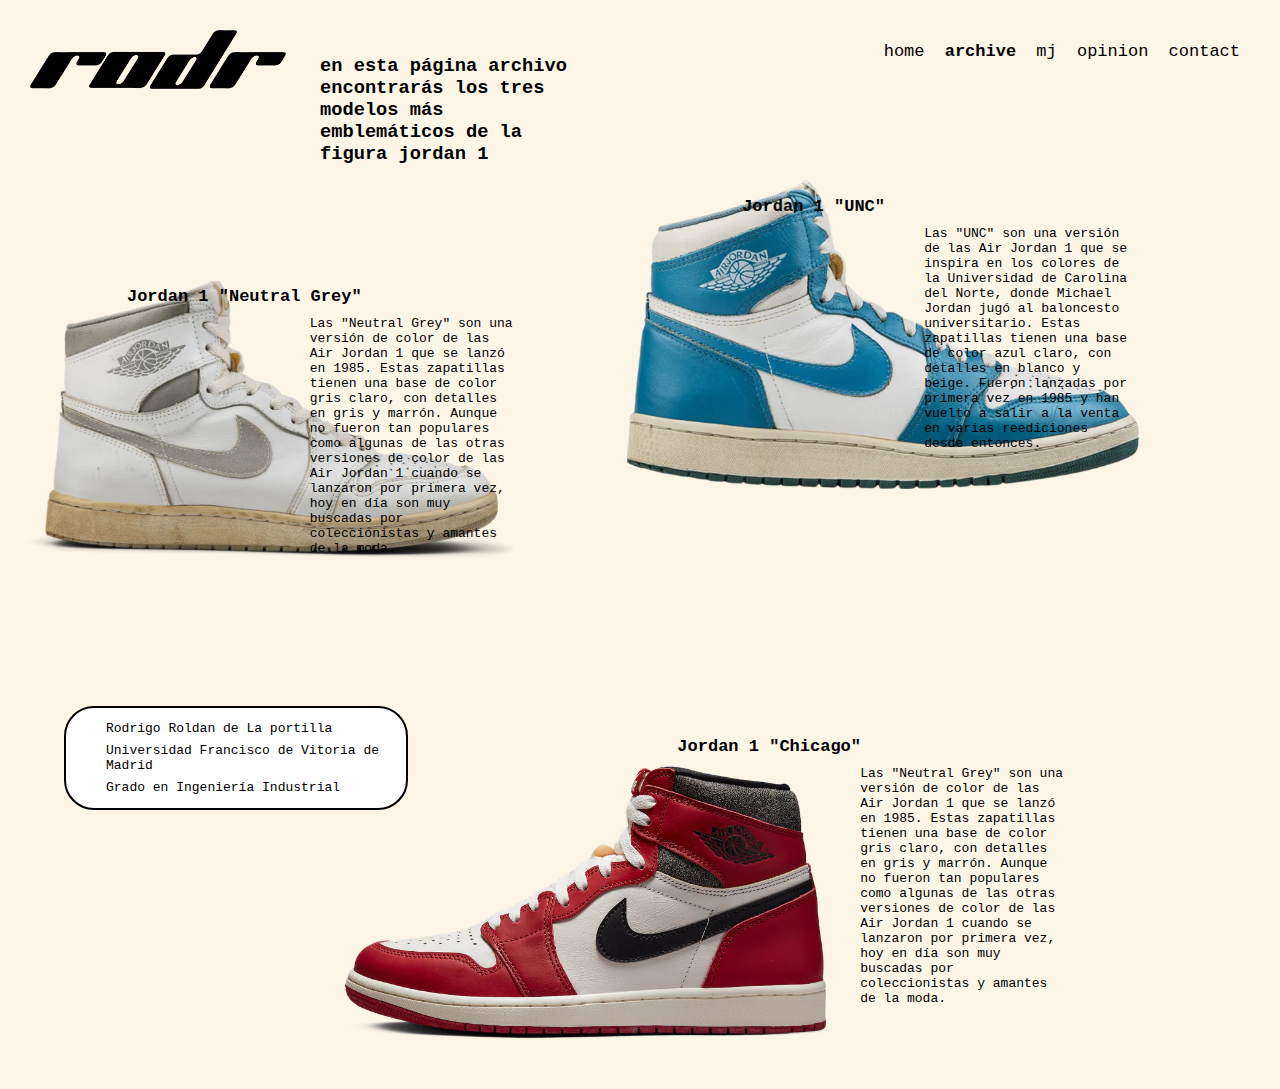
<file: archive.html>
<!DOCTYPE html>
<html lang="en">
  <head>
    <meta charset="UTF-8" />
    <meta http-equiv="X-UA-Compatible" content="IE=edge" />
    <meta name="viewport" content="width=device-width, initial-scale=1.0" />
    <title>rr</title>

    <link rel="stylesheet" href="style/archive-style.css" />
  </head>

  <body>
    <div id="index-logo">
      <img src="media/asset1.png" alt="logo pagina web" />
    </div>

    <nav>
      <ul id="nav-bar-ul">
        <li id="nav-bar-li"><a href="index.html">home</a></li>
        <li id="nav-bar-li"><a class="selected" href="#">archive</a></li>
        <li id="nav-bar-li">
          <a href="mj.html">mj</a>
          <ul id="nav-bar-ul-drop-down">
            <li id="nav-bar-li-drop-down">
              <a href="mjnba.html">during nba</a>
            </li>
            <li id="nav-bar-li-drop-down">
              <a href="mjbusiness.html">after nba</a>
            </li>
          </ul>
        </li>
        <li id="nav-bar-li"><a href="favourite.html">opinion</a></li>
        <li id="nav-bar-li"><a href="contact.html">contact</a></li>
      </ul>
    </nav>

    <div id="introduction">
      <h3>
        en esta página archivo encontrarás los tres modelos más emblemáticos de
        la figura jordan 1
      </h3>
    </div>

    <div class="pair-text" id="pair1">
      <img class="pair-img" src="media/pair1.webp" alt="" />
      <p class="pair-text-header">Jordan 1 "Neutral Grey"</p>
      <p class="pair-text">
        Las "Neutral Grey" son una versión de color de las Air Jordan 1 que se
        lanzó en 1985. Estas zapatillas tienen una base de color gris claro, con
        detalles en gris y marrón. Aunque no fueron tan populares como algunas
        de las otras versiones de color de las Air Jordan 1 cuando se lanzaron
        por primera vez, hoy en día son muy buscadas por coleccionistas y
        amantes de la moda.
      </p>
    </div>
    <div class="pair-text" id="pair2">
      <img class="pair-img" src="media/pair2.webp" alt="" />
      <p class="pair-text-header">Jordan 1 "Chicago"</p>
      <p class="pair-text">
        Las "Neutral Grey" son una versión de color de las Air Jordan 1 que se
        lanzó en 1985. Estas zapatillas tienen una base de color gris claro, con
        detalles en gris y marrón. Aunque no fueron tan populares como algunas
        de las otras versiones de color de las Air Jordan 1 cuando se lanzaron
        por primera vez, hoy en día son muy buscadas por coleccionistas y
        amantes de la moda.
      </p>
    </div>
    <div class="pair-text" id="pair3">
      <img class="pair-img" src="media/pair3.webp" alt="" />
      <p class="pair-text-header">Jordan 1 "UNC"</p>
      <p class="pair-text">
        Las "UNC" son una versión de las Air Jordan 1 que se inspira en los
        colores de la Universidad de Carolina del Norte, donde Michael Jordan
        jugó al baloncesto universitario. Estas zapatillas tienen una base de
        color azul claro, con detalles en blanco y beige. Fueron lanzadas por
        primera vez en 1985 y han vuelto a salir a la venta en varias
        reediciones desde entonces.
      </p>
    </div>

    <div id="info">
      <ul>
        <li>Rodrigo Roldan de La portilla</li>
        <li>Universidad Francisco de Vitoria de Madrid</li>
        <li>Grado en Ingeniería Industrial</li>
      </ul>
    </div>
  </body>
</html>
</file>
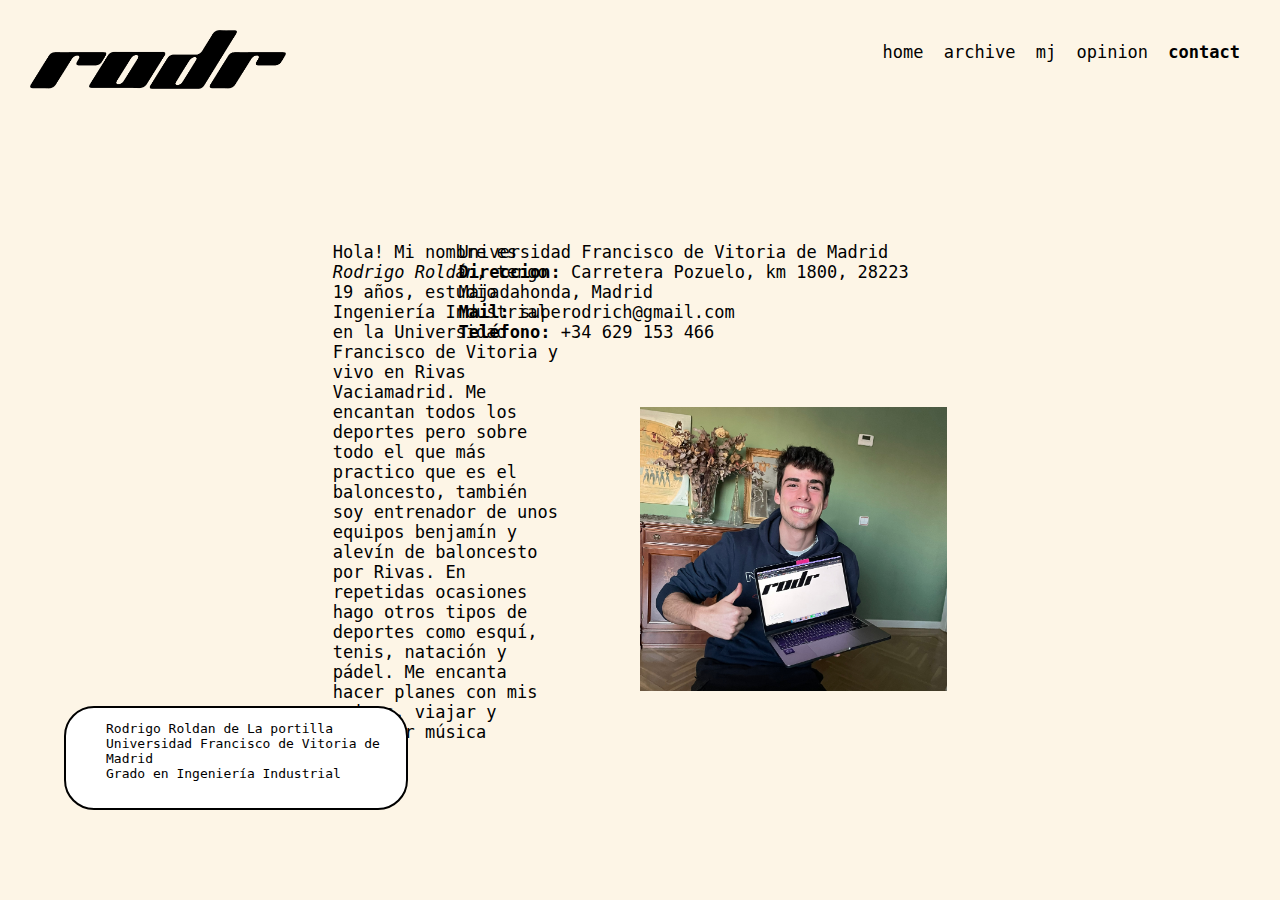
<file: contact.html>
<!DOCTYPE html>
<html lang="en">
  <head>
    <meta charset="UTF-8" />
    <meta http-equiv="X-UA-Compatible" content="IE=edge" />
    <meta name="viewport" content="width=device-width, initial-scale=1.0" />
    <title>rr</title>

    <link rel="stylesheet" href="style/contact-style.css" />
  </head>

  <body>
    <div id="index-logo">
      <img src="media/asset1.png" alt="logo pagina web" />
    </div>

    <nav>
      <ul id="nav-bar-ul">
        <li id="nav-bar-li"><a href="index.html">home</a></li>
        <li id="nav-bar-li"><a href="archive.html">archive</a></li>
        <li id="nav-bar-li">
          <a href="mj.html">mj</a>
          <ul id="nav-bar-ul-drop-down">
            <li id="nav-bar-li-drop-down">
              <a href="mjnba.html">during nba</a>
            </li>
            <li id="nav-bar-li-drop-down">
              <a href="mjbusiness.html">after nba</a>
            </li>
          </ul>
        </li>
        <li id="nav-bar-li"><a href="favourite.html">opinion</a></li>
        <li id="nav-bar-li"><a class="selected" href="#">contact</a></li>
      </ul>
    </nav>

    <div id="contact-text">
      <div id="about">
        <p>
          Hola! Mi nombre es <em>Rodrigo Roldán</em>, tengo 19 años, estudio
          Ingeniería Industrial en la Universidad Francisco de Vitoria y vivo en
          Rivas Vaciamadrid. Me encantan todos los deportes pero sobre todo el
          que más practico que es el baloncesto, también soy entrenador de unos
          equipos benjamín y alevín de baloncesto por Rivas. En repetidas
          ocasiones hago otros tipos de deportes como esquí, tenis, natación y
          pádel. Me encanta hacer planes con mis amigos, viajar y escuchar
          música
        </p>
      </div>
      <div id="contact-info">
        <p>
          Universidad Francisco de Vitoria de Madrid<br />
          <strong>Direccion:</strong> Carretera Pozuelo, km 1800, 28223
          <br />Majadahonda, Madrid<br />
          <strong>Mail:</strong> superodrich@gmail.com<br />
          <strong>Teléfono:</strong> +34 629 153 466<br />
        </p>
      </div>

      <img id="me" src="media/asset13.jpeg" alt="" />
    </div>

    <div id="info">
      <ul>
        <li>Rodrigo Roldan de La portilla</li>
        <li>Universidad Francisco de Vitoria de Madrid</li>
        <li>Grado en Ingeniería Industrial</li>
      </ul>
    </div>
  </body>
</html>
</file>
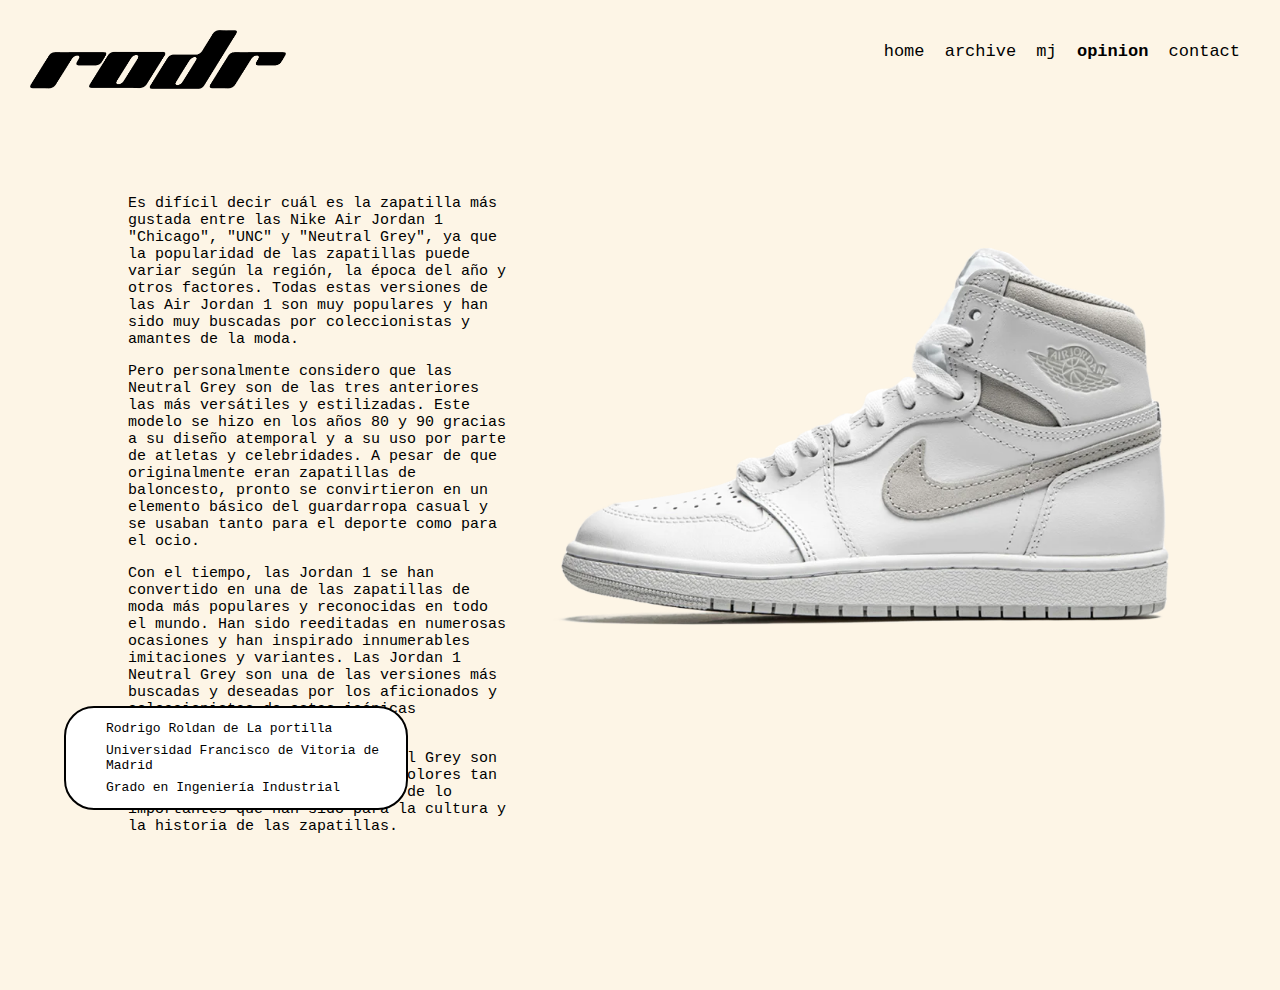
<file: favourite.html>
<!DOCTYPE html>
<html lang="en">
  <head>
    <meta charset="UTF-8" />
    <meta http-equiv="X-UA-Compatible" content="IE=edge" />
    <meta name="viewport" content="width=device-width, initial-scale=1.0" />
    <title>rr</title>

    <link rel="stylesheet" href="style/favourite-style.css" />
  </head>

  <body>
    <div id="index-logo">
      <img src="media/asset1.png" alt="logo pagina web" />
    </div>

    <nav>
      <ul id="nav-bar-ul">
        <li id="nav-bar-li"><a href="index.html">home</a></li>
        <li id="nav-bar-li"><a href="archive.html">archive</a></li>
        <li id="nav-bar-li">
          <a href="mj.html">mj</a>
          <ul id="nav-bar-ul-drop-down">
            <li id="nav-bar-li-drop-down">
              <a href="mjnba.html">during nba</a>
            </li>
            <li id="nav-bar-li-drop-down">
              <a href="mjbusiness.html">after nba</a>
            </li>
          </ul>
        </li>
        <li id="nav-bar-li"><a class="selected" href="#">opinion</a></li>
        <li id="nav-bar-li"><a href="contact.html">contact</a></li>
      </ul>
    </nav>

    <div id="text">
      <div id="initial-text">
        <p>
          Es difícil decir cuál es la zapatilla más gustada entre las Nike Air
          Jordan 1 "Chicago", "UNC" y "Neutral Grey", ya que la popularidad de
          las zapatillas puede variar según la región, la época del año y otros
          factores. Todas estas versiones de las Air Jordan 1 son muy populares
          y han sido muy buscadas por coleccionistas y amantes de la moda.
        </p>

        <p>
          Pero personalmente considero que las Neutral Grey son de las tres
          anteriores las más versátiles y estilizadas. Este modelo se hizo en
          los años 80 y 90 gracias a su diseño atemporal y a su uso por parte de
          atletas y celebridades. A pesar de que originalmente eran zapatillas
          de baloncesto, pronto se convirtieron en un elemento básico del
          guardarropa casual y se usaban tanto para el deporte como para el
          ocio.
        </p>
        <p>
          Con el tiempo, las Jordan 1 se han convertido en una de las zapatillas
          de moda más populares y reconocidas en todo el mundo. Han sido
          reeditadas en numerosas ocasiones y han inspirado innumerables
          imitaciones y variantes. Las Jordan 1 Neutral Grey son una de las
          versiones más buscadas y deseadas por los aficionados y coleccionistas
          de estas icónicas zapatillas.
        </p>
        <p>
          En resumen, las jordan 1 Neutral Grey son las que más me gustan por
          sus colores tan convinables y sencillos además de lo importantes que
          han sido para la cultura y la historia de las zapatillas.
        </p>
      </div>
    </div>

    <div id="imgs">
      <img id="img1" src="media/favpair2.webp" alt="" />
    </div>
    <div id="info">
      <ul>
        <li>Rodrigo Roldan de La portilla</li>
        <li>Universidad Francisco de Vitoria de Madrid</li>
        <li>Grado en Ingeniería Industrial</li>
      </ul>
    </div>
  </body>
</html>
</file>
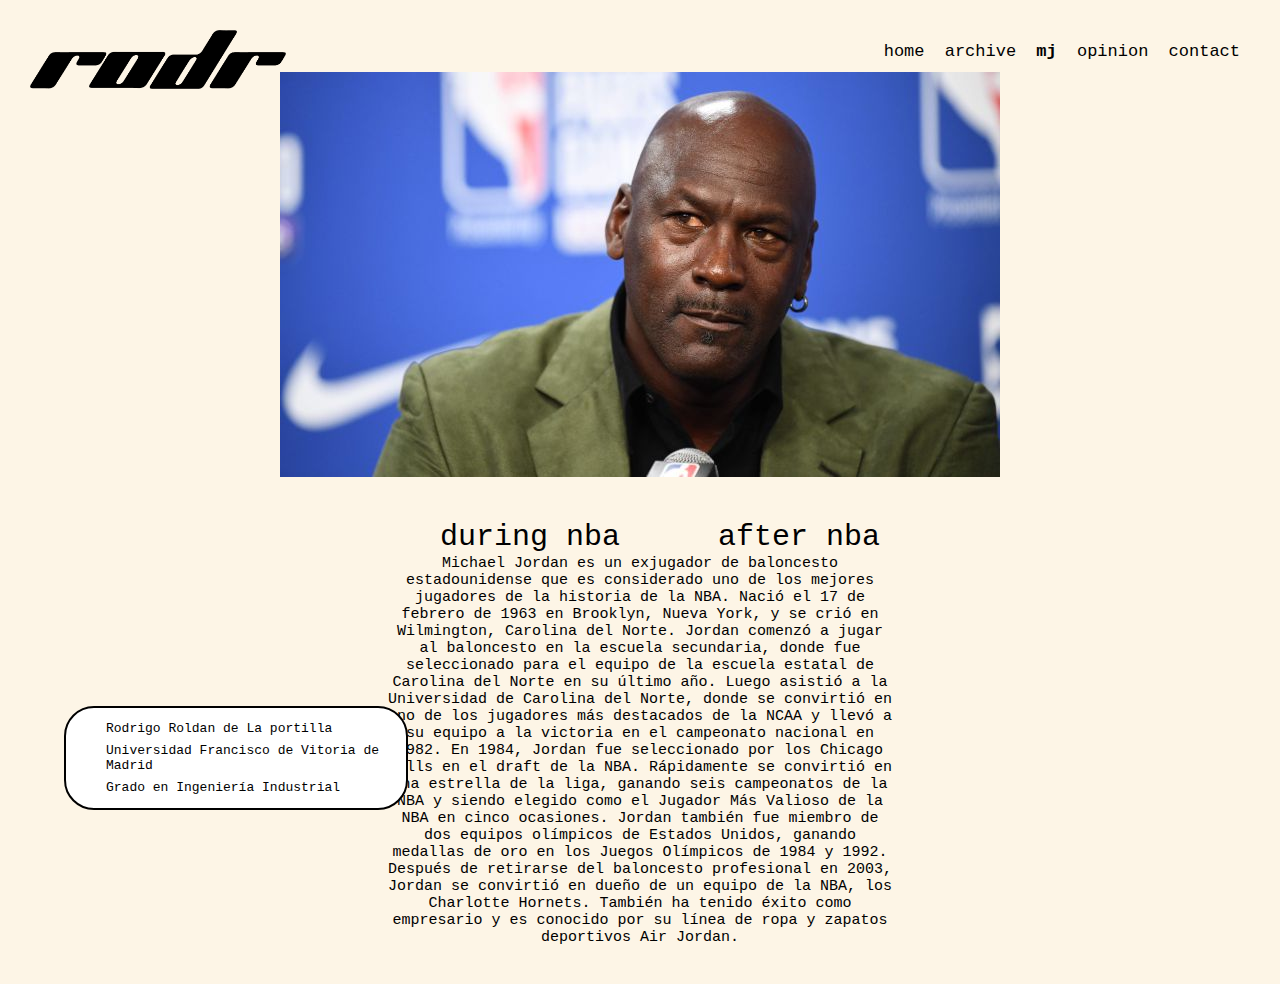
<file: mj.html>
<!DOCTYPE html>
<html lang="en">
  <head>
    <meta charset="UTF-8" />
    <meta http-equiv="X-UA-Compatible" content="IE=edge" />
    <meta name="viewport" content="width=device-width, initial-scale=1.0" />
    <title>rr</title>

    <link rel="stylesheet" href="style/mj-style.css" />
  </head>

  <body>
    <div id="index-logo">
      <img src="media/asset1.png" alt="logo pagina web" />
    </div>

    <nav>
      <ul id="nav-bar-ul">
        <li id="nav-bar-li"><a href="index.html">home</a></li>
        <li id="nav-bar-li"><a href="archive.html">archive</a></li>
        <li id="nav-bar-li">
          <a class="selected" href="#">mj</a>
          <ul id="nav-bar-ul-drop-down">
            <li id="nav-bar-li-drop-down">
              <a href="mjnba.html">during nba</a>
            </li>
            <li id="nav-bar-li-drop-down">
              <a href="mjbusiness.html">after nba</a>
            </li>
          </ul>
        </li>
        <li id="nav-bar-li"><a href="favourite.html">opinion</a></li>
        <li id="nav-bar-li"><a href="contact.html">contact</a></li>
      </ul>
    </nav>

    <div id="wallpaper-img">
      <img src="media/asset10.jpeg" alt="" />
    </div>

    <div id="mj-introduction">
      <p>
        Michael Jordan es un exjugador de baloncesto estadounidense que es
        considerado uno de los mejores jugadores de la historia de la NBA. Nació
        el 17 de febrero de 1963 en Brooklyn, Nueva York, y se crió en
        Wilmington, Carolina del Norte. Jordan comenzó a jugar al baloncesto en
        la escuela secundaria, donde fue seleccionado para el equipo de la
        escuela estatal de Carolina del Norte en su último año. Luego asistió a
        la Universidad de Carolina del Norte, donde se convirtió en uno de los
        jugadores más destacados de la NCAA y llevó a su equipo a la victoria en
        el campeonato nacional en 1982. En 1984, Jordan fue seleccionado por los
        Chicago Bulls en el draft de la NBA. Rápidamente se convirtió en una
        estrella de la liga, ganando seis campeonatos de la NBA y siendo elegido
        como el Jugador Más Valioso de la NBA en cinco ocasiones. Jordan también
        fue miembro de dos equipos olímpicos de Estados Unidos, ganando medallas
        de oro en los Juegos Olímpicos de 1984 y 1992. Después de retirarse del
        baloncesto profesional en 2003, Jordan se convirtió en dueño de un
        equipo de la NBA, los Charlotte Hornets. También ha tenido éxito como
        empresario y es conocido por su línea de ropa y zapatos deportivos Air
        Jordan.
      </p>
    </div>

    <nav id="mj-nav">
      <ul id="mj-nav-bar-ul">
        <li id="mj-nav-bar-li">
          <a class="mj-nav" href="mjnba.html">during nba</a>
        </li>
        <li id="mj-nav-bar-li">
          <a class="mj-nav" href="mjbusiness.html">after nba</a>
        </li>
      </ul>
    </nav>
    <div id="info">
      <ul>
        <li>Rodrigo Roldan de La portilla</li>
        <li>Universidad Francisco de Vitoria de Madrid</li>
        <li>Grado en Ingeniería Industrial</li>
      </ul>
    </div>
  </body>
</html>
</file>
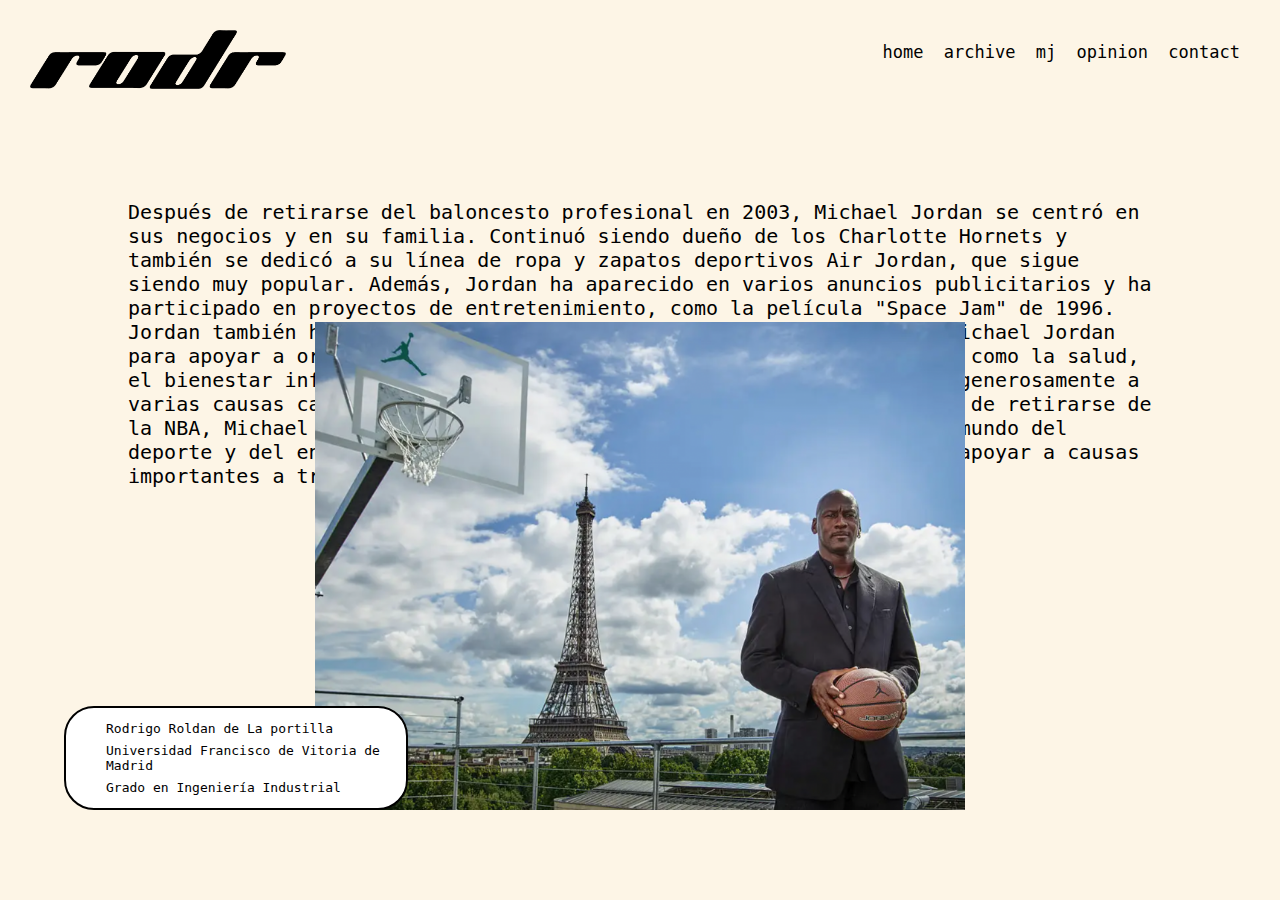
<file: mjbusiness.html>
<!DOCTYPE html>
<html lang="en">
  <head>
    <meta charset="UTF-8" />
    <meta http-equiv="X-UA-Compatible" content="IE=edge" />
    <meta name="viewport" content="width=device-width, initial-scale=1.0" />
    <title>rr</title>
    <link rel="stylesheet" href="style/mj-buss-style.css" />
  </head>
  <body>
    <div id="index-logo">
      <img src="media/asset1.png" alt="logo pagina web" />
    </div>

    <nav>
      <ul id="nav-bar-ul">
        <li id="nav-bar-li"><a href="index.html">home</a></li>
        <li id="nav-bar-li"><a href="archive.html">archive</a></li>
        <li id="nav-bar-li">
          <a href="mj.html">mj</a>
          <ul id="nav-bar-ul-drop-down">
            <li id="nav-bar-li-drop-down">
              <a href="mjnba.html">during nba</a>
            </li>
            <li id="nav-bar-li-drop-down">
              <a href="mjbusiness.html">after nba</a>
            </li>
          </ul>
        </li>
        <li id="nav-bar-li"><a href="favourite.html">opinion</a></li>
        <li id="nav-bar-li"><a href="contact.html">contact</a></li>
      </ul>
    </nav>

    <div id="buss-content">
      <p>
        Después de retirarse del baloncesto profesional en 2003, Michael Jordan
        se centró en sus negocios y en su familia. Continuó siendo dueño de los
        Charlotte Hornets y también se dedicó a su línea de ropa y zapatos
        deportivos Air Jordan, que sigue siendo muy popular. Además, Jordan ha
        aparecido en varios anuncios publicitarios y ha participado en proyectos
        de entretenimiento, como la película "Space Jam" de 1996. Jordan también
        ha sido muy activo en la caridad. Fundó la Fundación Michael Jordan para
        apoyar a organizaciones sin fines de lucro que trabajan en áreas como la
        salud, el bienestar infantil y el desarrollo comunitario. Además, ha
        donado generosamente a varias causas caritativas a lo largo de los años.
        En resumen, después de retirarse de la NBA, Michael Jordan ha seguido
        siendo una figura prominente en el mundo del deporte y del
        entretenimiento, y también ha hecho un gran trabajo al apoyar a causas
        importantes a través de su fundación y donaciones personales.
      </p>
    </div>

    <div id="buss-img">
      <img src="media/asset11.png" alt="mj playing" />
    </div>

    <div id="info">
      <ul>
        <li>Rodrigo Roldan de La portilla</li>
        <li>Universidad Francisco de Vitoria de Madrid</li>
        <li>Grado en Ingeniería Industrial</li>
      </ul>
    </div>
  </body>
</html>
</file>
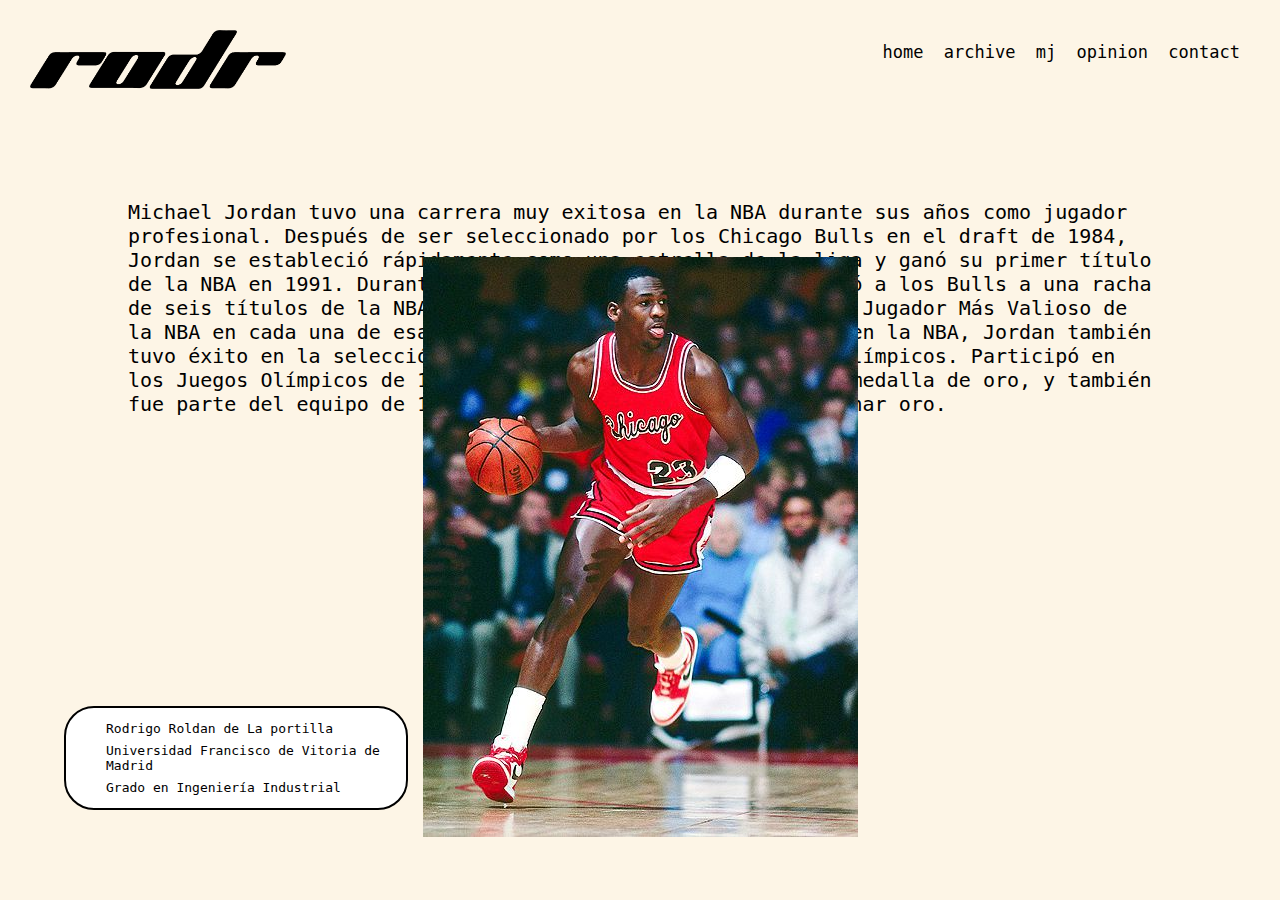
<file: mjnba.html>
<!DOCTYPE html>
<html lang="en">
  <head>
    <meta charset="UTF-8" />
    <meta http-equiv="X-UA-Compatible" content="IE=edge" />
    <meta name="viewport" content="width=device-width, initial-scale=1.0" />
    <title>rr</title>
    <link rel="stylesheet" href="style/mj-nba-style.css" />
  </head>
  <body>
    <div id="index-logo">
      <img src="media/asset1.png" alt="logo pagina web" />
    </div>

    <nav>
      <ul id="nav-bar-ul">
        <li id="nav-bar-li"><a href="index.html">home</a></li>
        <li id="nav-bar-li"><a href="archive.html">archive</a></li>
        <li id="nav-bar-li">
          <a href="mj.html">mj</a>
          <ul id="nav-bar-ul-drop-down">
            <li id="nav-bar-li-drop-down">
              <a href="mjnba.html">during nba</a>
            </li>
            <li id="nav-bar-li-drop-down">
              <a href="mjbusiness.html">after nba</a>
            </li>
          </ul>
        </li>
        <li id="nav-bar-li"><a href="favourite.html">opinion</a></li>
        <li id="nav-bar-li"><a href="contact.html">contact</a></li>
      </ul>
    </nav>
    <div id="nba-content">
      <p>
        Michael Jordan tuvo una carrera muy exitosa en la NBA durante sus años
        como jugador profesional. Después de ser seleccionado por los Chicago
        Bulls en el draft de 1984, Jordan se estableció rápidamente como una
        estrella de la liga y ganó su primer título de la NBA en 1991. Durante
        los siguientes años, Jordan lideró a los Bulls a una racha de seis
        títulos de la NBA consecutivos, ganando el premio de Jugador Más Valioso
        de la NBA en cada una de esas temporadas. Además de sus logros en la
        NBA, Jordan también tuvo éxito en la selección de Estados Unidos en los
        Juegos Olímpicos. Participó en los Juegos Olímpicos de 1984 en Los
        Ángeles, donde ganó una medalla de oro, y también fue parte del equipo
        de 1992 en Barcelona, donde volvió a ganar oro.
      </p>
    </div>

    <div id="nba-img">
      <img src="media/asset7.jpeg" alt="mj playing" />
    </div>

    <div id="info">
      <ul>
        <li>Rodrigo Roldan de La portilla</li>
        <li>Universidad Francisco de Vitoria de Madrid</li>
        <li>Grado en Ingeniería Industrial</li>
      </ul>
    </div>
  </body>
</html>
</file>
<file: style/archive-style.css>
body, html{
    padding: 0;
    margin: 0;
    font-family: monospace;
    height: 100%;
    background-color: oldlace;
    overflow-x: hidden;
}

ul{
    list-style: none;
}


#index-logo{
    width: 20%;
    float: left;
}

#index-logo img{
    margin-top: 30px;
    margin-left: 30px;
    width: 100%;
    height: auto;
}

#nav-bar-ul-drop-down{
    display: none;
    position: absolute;
    left: 38%;
    top: 90%;
}

#nav-bar-li-drop-down{
    float: none;
    margin-top: 5px;
}


#nav-bar-li:hover>#nav-bar-ul-drop-down{
    display: block;
}

#nav-bar-ul{
    list-style: none;
    position: relative;
    top: 20px;
    font-size: 17px;
    float: right;
    margin-right: 35px;
}

#nav-bar-li{
    display: inline-block;
    margin: 5px;
}



a{
    text-decoration: none;
    color: black;
}

#nav-bar-li>a.selected,a:hover {
    font-weight: bold;
    transition: .5s;
}


#wallpaper-img{
    position: absolute;
    top: 8%;
    width: 100%;
}

#wallpaper-img>img{
    margin: auto;
    display: block;
}

#mj-introduction{
    position: absolute;
    background-color: transparent;
    top: 70%;
    
    text-align: center;
    margin-left: 30%;
    margin-right: 30%;
}
#mj-instroduction p{
    
    font-size: 15px;
}

#mj-nav{
    position: absolute;
    top: 50%;
    width: 100%;
    font-size: 30px;
    display: flex;
    justify-content: center;
}


#mj-nav-bar-ul{
    list-style: none;
    
}

#mj-nav-bar-li{
    display: inline-block;
    margin: 40px;
}

#mj-nav-bar-li a{
    text-decoration: none;
    color: black;
}


.mj-nav:hover {
    background-color:indianred;
    font-weight: normal;
    transition: .5s;
}


#info{
    border-radius: 30px;
    border: 2px solid black;
    background-color: white;
    position: fixed;
    height: 100px;
    width: 340px;
    left: 5%;
    bottom: 10%;
    
    
}


#info li{
    margin-bottom: 7px;
}


#introduction{
    position: absolute;
    top: 4%;
    left: 25%;
    width: 20%;
    font-size: large;
}



.pair-text{
    background-color: transparent;
    width: 35%;
    height: 37%;
}

#pair1{
    position: absolute;
    left: 7%;
    top: 30%;
}

#pair1>.pair-text-header{
    font-size: 17px;
    font-weight: bold;
    position: absolute;
    top: 0%;
    right: 29%;
}

#pair2{
    position: absolute;
    top: 80%;
    right: 10%;
}


#pair3{
    position: absolute;
    top: 20%;
    right: 5%;
}


.pair-img{
    width: 100%;
    position: absolute;
    left: -15%
}


.pair-text{
    position: absolute;
    top: 10%;
    right: 17%;
    width: 40%;
}

.pair-text-header{
    font-size: 17px;
    font-weight: bold;
    position: absolute;
}

#pair1>.pair-text-header{
    top: 0%;
    right: 240px;
}

#pair2>.pair-text-header{
    top: 0%;
    right: 291px;
}

#pair2>.pair-img{
    width: 120%;
    position: absolute;
    left: -70%;
}

#pair3>.pair-text-header{
    top: 0%;
    right: 331px;
}
</file>
<file: style/contact-style.css>
body, html{
    padding: 0;
    margin: 0;
    font-family: monospace;
    height: 100%;
    background-color: oldlace;
    overflow-x: hidden;
}

ul{
    list-style: none;
}


#index-logo{
    width: 20%;
    float: left;
}

#index-logo img{
    margin-top: 30px;
    margin-left: 30px;
    width: 100%;
    height: auto;
}


#nav-bar-ul{
    list-style: none;
    position: relative;
    top: 20px;
    font-size: 17px;
    float: right;
    margin-right: 35px;
}

#nav-bar-li{
    display: inline-block;
    margin: 5px;
}

#nav-bar-ul-drop-down{
    display: none;
    position: absolute;
    left: 38%;
    top: 90%;
}

#nav-bar-li-drop-down{
    float: none;
    margin-top: 5px;
}


#nav-bar-li:hover>#nav-bar-ul-drop-down{
    display: block;
}

a{
    text-decoration: none;
    color: black;
}

#nav-bar-li>a.selected,a:hover {
    font-weight: bold;
    transition: .5s;
}


#wallpaper-img{
    position: absolute;
    top: 8%;
    width: 100%;
}

#wallpaper-img>img{
    margin: auto;
    display: block;
}

#mj-introduction{
    position: absolute;
    background-color: transparent;
    top: 70%;
    
    text-align: center;
    margin-left: 30%;
    margin-right: 30%;
}
#mj-instroduction p{
    
    font-size: 15px;
}

#mj-nav{
    position: absolute;
    top: 50%;
    width: 100%;
    font-size: 30px;
    display: flex;
    justify-content: center;
}


#mj-nav-bar-ul{
    list-style: none;
    
}

#mj-nav-bar-li{
    display: inline-block;
    margin: 40px;
}

#mj-nav-bar-li a{
    text-decoration: none;
    color: black;
}


.mj-nav:hover {
    background-color:indianred;
    font-weight: normal;
    transition: .5s;
}


#info{
    border-radius: 30px;
    border: 2px solid black;
    background-color: white;
    position: fixed;
    height: 100px;
    width: 340px;
    left: 5%;
    bottom: 10%;
    
    
}


#contact-text{
    position: absolute;
    top: 25%;
    width: 60%;
    height: 45%;
    margin-left: 20%;
    margin-right: 20%;
    font-size: 17px;
    
}


#about{
    position: inherit;
    left: 10%;
    width: 30%;
}

#contact-info{

    position: absolute;
    right: 15%;
}




#me{
    width: 40%;
    position: absolute;
    right: 10%;
    top: 45%;
}
</file>
<file: style/favourite-style.css>
body, html{
    padding: 0;
    margin: 0;
    font-family: monospace;
    height: 100%;
    background-color: oldlace;
    overflow-x: hidden;
}

ul{
    list-style: none;
}


#index-logo{
    width: 20%;
    float: left;
}

#index-logo img{
    margin-top: 30px;
    margin-left: 30px;
    width: 100%;
    height: auto;
}


#nav-bar-ul-drop-down{
    display: none;
    position: absolute;
    left: 38%;
    top: 90%;
}

#nav-bar-li-drop-down{
    float: none;
    margin-top: 5px;
}


#nav-bar-li:hover>#nav-bar-ul-drop-down{
    display: block;
}

#nav-bar-ul{
    list-style: none;
    position: relative;
    top: 20px;
    font-size: 17px;
    float: right;
    margin-right: 35px;
}

#nav-bar-li{
    display: inline-block;
    margin: 5px;
}

a{
    text-decoration: none;
    color: black;
}

#nav-bar-li>a.selected,a:hover {
    font-weight: bold;
    transition: .5s;
}


#wallpaper-img{
    position: absolute;
    top: 8%;
    width: 100%;
}

#wallpaper-img>img{
    margin: auto;
    display: block;
}

#mj-introduction{
    position: absolute;
    background-color: transparent;
    top: 70%;
    
    text-align: center;
    margin-left: 30%;
    margin-right: 30%;
}
#mj-instroduction p{
    
    font-size: 15px;
}

#mj-nav{
    position: absolute;
    top: 50%;
    width: 100%;
    font-size: 30px;
    display: flex;
    justify-content: center;
}


#mj-nav-bar-ul{
    list-style: none;
    
}

#mj-nav-bar-li{
    display: inline-block;
    margin: 40px;
}

#mj-nav-bar-li a{
    text-decoration: none;
    color: black;
}


.mj-nav:hover {
    background-color:indianred;
    font-weight: normal;
    transition: .5s;
}


#info{
    border-radius: 30px;
    border: 2px solid black;
    background-color: white;
    position: fixed;
    height: 100px;
    width: 340px;
    left: 5%;
    bottom: 10%;
    
    
}


#info li{
    margin-bottom: 7px;
}


#text{
    width: 45%;
    height: 100%;
}

#initial-text{
    position: absolute;
    top: 20%;
    left: 10%;
    width: 30%;
    font-size: 15px;
}



#imgs{
    background-color: transparent;
    position: absolute;
    top: 10%;
    right: 0%;
    width: 55%;
    height: 100%;
    
}

#imgs>#img1{
    position: absolute;
    top: 15%;
    width: 110%;
    left: -15%;
}
</file>
<file: style/mj-style.css>
body, html{
    padding: 0;
    margin: 0;
    font-family: monospace;
    height: 100%;
    background-color: oldlace;
    overflow-x: hidden;
}

ul{
    list-style: none;
}


#index-logo{
    width: 20%;
    float: left;
}

#index-logo img{
    margin-top: 30px;
    margin-left: 30px;
    width: 100%;
    height: auto;
}

#nav-bar-ul-drop-down{
    display: none;
    position: absolute;
    left: 38%;
    top: 90%;
}

#nav-bar-li-drop-down{
    float: none;
    margin-top: 5px;
}


#nav-bar-li:hover>#nav-bar-ul-drop-down{
    display: block;
}


#nav-bar-ul{
    list-style: none;
    position: relative;
    top: 20px;
    font-size: 17px;
    float: right;
    margin-right: 35px;
}

#nav-bar-li{
    display: inline-block;
    margin: 5px;
}

a{
    text-decoration: none;
    color: black;
}

#nav-bar-li>a.selected,a:hover {
    font-weight: bold;
    transition: .5s;
}


#wallpaper-img{
    position: absolute;
    top: 8%;
    width: 100%;
}

#wallpaper-img img{
    margin: auto;
    display: block;
}

#mj-introduction{
    position: absolute;
    background-color: transparent;
    top: 60%;
    font-size: 15px;
    text-align: center;
    margin-left: 30%;
    margin-right: 30%;
}
#mj-instroduction p{
    font-size: 15px;
}

#mj-nav{
    position: absolute;
    top: 50%;
    width: 100%;
    font-size: 30px;
    display: flex;
    justify-content: center;
}


#mj-nav-bar-ul{
    list-style: none;
    
}

#mj-nav-bar-li{
    display: inline-block;
    margin: 40px;
}

#mj-nav-bar-li a{
    text-decoration: none;
    color: black;
}


.mj-nav:hover {
    background-color:indianred;
    font-weight: normal;
    transition: .5s;
}


#info{
    border-radius: 30px;
    border: 2px solid black;
    background-color: white;
    position: fixed;
    height: 100px;
    width: 340px;
    left: 5%;
    bottom: 10%;
    
    
}


#info li{
    margin-bottom: 7px;
}
</file>
<file: style/mj-buss-style.css>
body, html{
    padding: 0;
    margin: 0;
    font-family: monospace;
    height: 100%;
    background-color: oldlace;
    overflow-x: hidden;
}

ul{
    list-style: none;
}


#index-logo{
    width: 20%;
    float: left;
}

#index-logo img{
    margin-top: 30px;
    margin-left: 30px;
    width: 100%;
    height: auto;
}

#nav-bar-ul-drop-down{
    display: none;
    position: absolute;
    left: 38%;
    top: 90%;
}

#nav-bar-li-drop-down{
    float: none;
    margin-top: 5px;
}


#nav-bar-li:hover>#nav-bar-ul-drop-down{
    display: block;
}


#nav-bar-ul{
    list-style: none;
    position: relative;
    top: 20px;
    font-size: 17px;
    float: right;
    margin-right: 35px;
}

#nav-bar-li{
    display: inline-block;
    margin: 5px;
}

#nav-bar-li a{
    text-decoration: none;
    color: black;
}

#nav-bar-li a.selected,a:hover {
    font-weight: bold;
    transition: .5s;
}

#buss-content{
    margin-left: 10%;
    margin-right: 10%;
    font-size: 20px;
    position: absolute;
    top: 20%;
}


#info{
    border-radius: 30px;
    border: 2px solid black;
    background-color: white;
    position: fixed;
    height: 100px;
    width: 340px;
    left: 5%;
    bottom: 10%;
}


#info li{
    margin-bottom: 7px;
}


#buss-img{
    position: absolute;
    width: 100%;    
    bottom: 10%;
}

#buss-img img{
    margin: auto;
    display: block;    
    width: 650px;
}

#buss-img img:hover{
    content: url("/media/asset12.png");
    width: 650px;
    height: auto;
    
}
</file>
<file: style/mj-nba-style.css>
body, html{
    padding: 0;
    margin: 0;
    font-family: monospace;
    height: 100%;
    background-color: oldlace;
    overflow-x: hidden;
}

ul{
    list-style: none;
}


#index-logo{
    width: 20%;
    float: left;
}

#index-logo img{
    margin-top: 30px;
    margin-left: 30px;
    width: 100%;
    height: auto;
}

#nav-bar-ul-drop-down{
    display: none;
    position: absolute;
    left: 38%;
    top: 90%;
}

#nav-bar-li-drop-down{
    float: none;
    margin-top: 5px;
}


#nav-bar-li:hover>#nav-bar-ul-drop-down{
    display: block;
}


#nav-bar-ul{
    list-style: none;
    position: relative;
    top: 20px;
    font-size: 17px;
    float: right;
    margin-right: 35px;
}

#nav-bar-li{
    display: inline-block;
    margin: 5px;
}

#nav-bar-li a{
    text-decoration: none;
    color: black;
}

#nav-bar-li>a.selected,a:hover {
    font-weight: bold;
    transition: .5s;
}




#info{
    border-radius: 30px;
    border: 2px solid black;
    background-color: white;
    position: fixed;
    height: 100px;
    width: 340px;
    left: 5%;
    bottom: 10%;
    
    
}


#info li{
    margin-bottom: 7px;
}



#nba-content{
    margin-left: 10%;
    margin-right: 10%;
    font-size: 20px;
    position: absolute;
    top: 20%;
}

#nba-img{
    position: absolute;
    width: 100%;
    bottom: 7%;
}

#nba-img img{
    margin: auto;
    display: block;    
}
</file>
